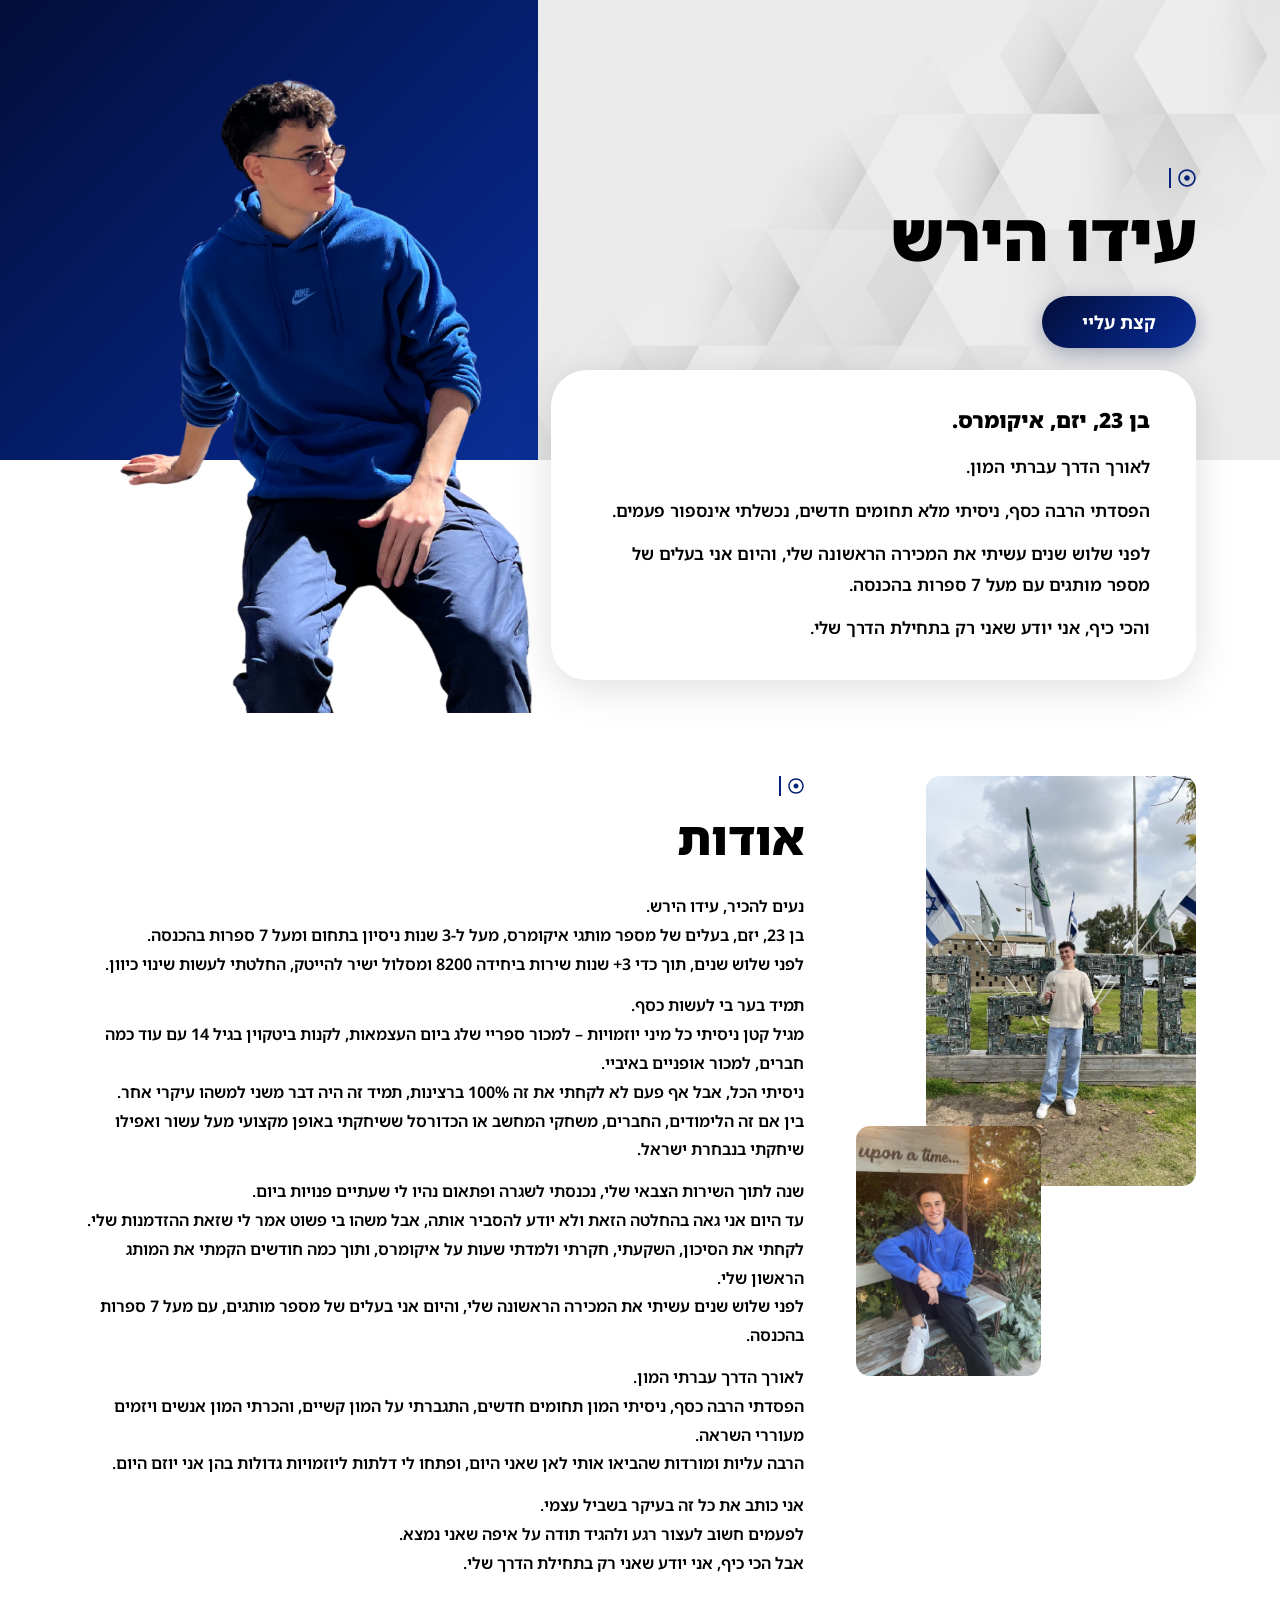
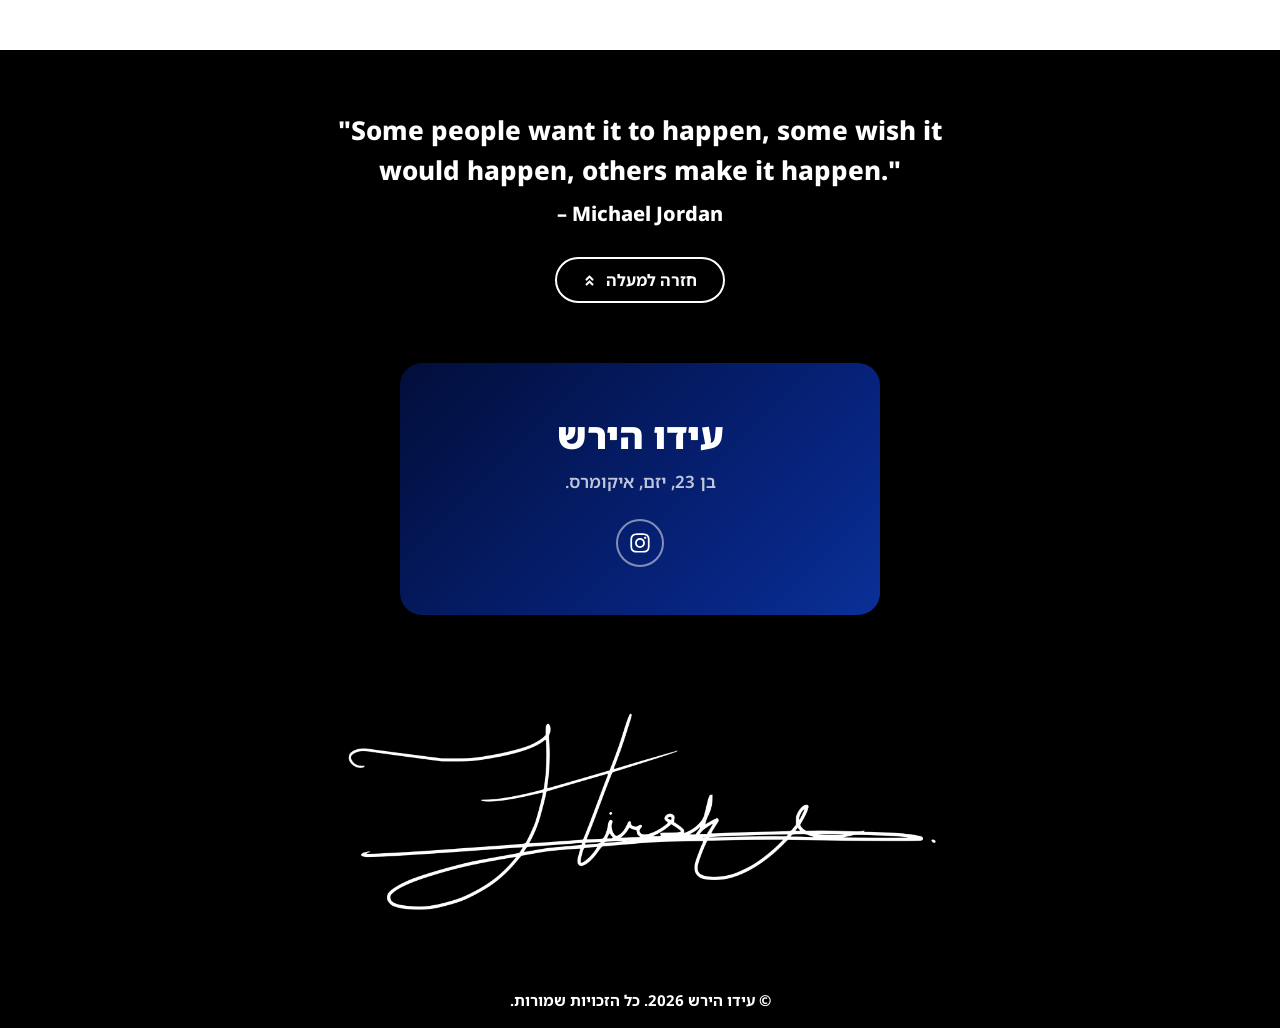
<file: index.html>
<!DOCTYPE html>
<html lang="he" dir="rtl">
<head>
  <meta charset="UTF-8" />
  <meta name="viewport" content="width=device-width, initial-scale=1.0" />
  <title>עידו הירש</title>
  <link rel="icon" type="image/png" href="assets/images/signature-favicon-white.png" />
  <link rel="stylesheet" href="assets/css/fonts.css" />
  <style>
    *, *::before, *::after { box-sizing: border-box; margin: 0; padding: 0; }

    html { scroll-behavior: smooth; }

    body {
      font-family: 'Noto Sans Hebrew', Arial, sans-serif;
      direction: rtl;
      background: #fff;
      color: #000;
      -webkit-font-smoothing: antialiased;
      overflow-x: hidden;
    }

    :root { --navy: #06227A; --navy2: #0d3db5; }

    /* ── Animated gradient ── */
    @keyframes gradientShift {
      0% { background-position: 0% 0%; }
      25% { background-position: 100% 0%; }
      50% { background-position: 100% 100%; }
      75% { background-position: 0% 100%; }
      100% { background-position: 0% 0%; }
    }

    .animated-gradient {
      background: linear-gradient(135deg, #020e3a, #06227A, #0d3db5, #1650d0, #0d3db5, #06227A, #020e3a);
      background-size: 400% 400%;
      animation: gradientShift 10s ease infinite;
    }

    /* ── Typing animation ── */
    @keyframes typingLoop {
      0% { width: 0; }
      30% { width: 100%; }
      80% { width: 100%; }
      90% { width: 0; }
      100% { width: 0; }
    }

    @keyframes blink {
      0%, 100% { border-color: transparent; }
      50% { border-color: var(--navy); }
    }

    .typewriter {
      display: inline-flex;
      align-items: center;
      gap: 7px;
    }

    .typewriter .typed-text {
      display: inline-block;
      overflow: hidden;
      white-space: nowrap;
      width: 0;
      border-left: 2px solid var(--navy);
      animation: typingLoop 6s steps(20) infinite, blink 0.7s step-end infinite;
    }

    .typewriter-about .typed-text {
      animation: typingLoop 5s steps(12) infinite, blink 0.7s step-end infinite;
    }

    /* ── Dot pulse ── */
    @keyframes dotPulse {
      0%, 100% { opacity: 1; transform: scale(1); }
      50% { opacity: 0.6; transform: scale(1.15); }
    }

    /* ── Dot-circle SVG icon (FA far-dot-circle) ── */
    .dot-icon svg { display: block; }

    .hero-subtitle .dot-icon svg,
    .section-label .dot-icon svg {
      animation: dotPulse 2.5s ease-in-out infinite;
    }

    /* ── Buttons ── */
    .btn-navy {
      display: inline-block;
      color: #fff;
      border-radius: 50px;
      padding: 14px 40px;
      font-weight: 700;
      font-size: 18px;
      font-family: 'Noto Sans Hebrew', Arial, sans-serif;
      text-decoration: none;
      border: none;
      white-space: nowrap;
      margin-bottom: 22px;
      box-shadow: 0 6px 20px rgba(3,18,74,0.3);
    }

    .btn-outline-white {
      display: inline-flex;
      align-items: center;
      gap: 10px;
      border: 2px solid #fff;
      color: #fff;
      border-radius: 50px;
      padding: 10px 26px;
      font-family: 'Noto Sans Hebrew', Arial, sans-serif;
      font-weight: 700;
      font-size: 16px;
      background: transparent;
      text-decoration: none;
      white-space: nowrap;
      direction: ltr; /* keep arrows on left, text on right */
    }

    .social-circle {
      display: inline-flex;
      align-items: center;
      justify-content: center;
      width: 48px; height: 48px;
      border-radius: 50%;
      border: 2px solid rgba(255,255,255,0.5);
      color: #fff;
      text-decoration: none;
    }

    .card-shadow { box-shadow: 0 8px 40px rgba(0,0,0,0.13); }

    .bio-text p { margin-bottom: 13px; line-height: 1.8; }
    .bio-text p:last-child { margin-bottom: 0; }

    /* ════════════════════════════════
       HERO
    ════════════════════════════════ */
    .hero {
      position: relative;
      display: flex;
      height: 460px;
      overflow: visible;
      z-index: 1;
    }

    /* 1st child (RTL flex → visual RIGHT): hex + text */
    .hero-text {
      flex: 1;
      background-color: #e8eaf2;
      background-image: url('assets/images/bg-5.jpg');
      background-size: cover;
      background-position: center right;
      display: flex;
      align-items: flex-end;           /* push content toward the bottom */
      justify-content: flex-start;     /* RTL: flex-start = visual RIGHT */
      padding: 0;
    }

    .hero-text-inner {
      max-width: 440px;
      width: 100%;
      text-align: right;
    }

    /* Overlay aligned to the same 1200px container as the bio card */
    .hero-overlay {
      position: absolute;
      top: 0;
      left: 0;
      right: 0;
      bottom: 0;
      max-width: 1200px;
      margin: 0 auto;
      padding: 0 44px 90px 44px;
      display: flex;
      align-items: flex-end;
      justify-content: flex-start; /* RTL → visual right */
      direction: rtl;
      pointer-events: none;
      z-index: 5;
    }
    .hero-overlay .hero-text-inner { pointer-events: auto; }

    /* subtitle: icon on RIGHT (first in DOM), text on LEFT */
    .hero-subtitle {
      display: inline-flex;
      align-items: center;
      gap: 7px;
      margin-bottom: 12px;
      color: var(--navy);
      font-size: 15px;
      font-weight: 600;
      direction: rtl;
    }

    .hero-text-inner h1 {
      font-size: 67px;
      font-weight: 900;
      color: #000;
      line-height: 1.05;
      margin-bottom: 26px;
      letter-spacing: -0.5px;
    }

    /* 2nd child (RTL flex → visual LEFT): navy + photo */
    .hero-photo {
      width: 42%;
      background: linear-gradient(135deg, #020e3a, #06227A, #0d3db5, #1650d0, #0d3db5, #06227A, #020e3a);
      background-size: 400% 400%;
      animation: gradientShift 10s ease infinite;
      position: relative;
      overflow: visible;
      flex-shrink: 0;
      z-index: 999999999;
    }

    .hero-photo img {
      position: absolute;
      top: 60px;
      right: -28px;
      height: 142%;
      width: auto;
      object-fit: contain;
      object-position: bottom center;
    }

    /* ════════════════════════════════
       BIO CARD
       LTR: spacer(LEFT) + card(RIGHT)
       No z-index on section — only on card
    ════════════════════════════════ */
    .bio-section {
      position: relative;
      margin-top: -90px;
      padding-bottom: 52px;
      background: transparent;
    }

    .bio-section-inner {
      max-width: 1200px;
      margin: 0 auto;
      padding: 0 44px;
      display: flex;
      direction: ltr;
    }

    .bio-spacer {
      width: 42%;
      flex-shrink: 0;
      background: transparent;
    }

    .bio-card {
      flex: 1;
      background: #fff;
      border-radius: 36px;
      padding: 36px 46px;
      direction: rtl;
      text-align: right;
      position: relative;
      z-index: 10; /* above hero photo */
    }

    .bio-card h2 {
      font-size: 21px;
      font-weight: 900;
      margin-bottom: 18px;
    }

    /* ════════════════════════════════
       ABOUT
       RTL flex: 1st child = RIGHT (photos), 2nd = LEFT (text)
    ════════════════════════════════ */
    .about-section {
      background: #fff;
      padding: 44px 0 72px;
    }

    .about-inner {
      max-width: 1200px;
      margin: 0 auto;
      padding: 0 44px;
      display: flex;
      gap: 52px;
      align-items: flex-start;
    }

    /* 1st child → RIGHT: collage photos */
    .about-photos {
      width: 340px;
      height: 600px;
      flex-shrink: 0;
      position: relative;
    }

    .about-photos img {
      position: absolute;
      border-radius: 14px;
      object-fit: cover;
    }

    /* Large photo — upper-right of collage */
    .about-photos img.large {
      top: 0;
      right: 0;
      width: 270px;
      height: 410px;
      object-position: top center;
      z-index: 1;
    }

    /* Small photo — lower-left, overlapping */
    .about-photos img.small {
      bottom: 0;
      left: 0;
      width: 185px;
      height: 250px;
      z-index: 2;
    }

    /* 2nd child → LEFT: text */
    .about-text {
      flex: 1;
      text-align: right;
      direction: rtl;
    }

    /* label: icon on RIGHT (first in DOM), text second */
    .section-label {
      display: inline-flex;
      align-items: center;
      gap: 7px;
      margin-bottom: 10px;
      color: var(--navy);
      font-size: 15px;
      font-weight: 600;
      direction: rtl;
    }

    .about-text h2 {
      font-size: 46px;
      font-weight: 900;
      margin-bottom: 24px;
      display: block;
    }

    .about-text .bio-text {
      font-size: 16px;
      font-weight: 600;
      line-height: 1.8;
    }

    /* ════════════════════════════════
       DARK BOTTOM WRAPPER
    ════════════════════════════════ */
    .dark-bottom {
      background: #000;
    }

    /* ════════════════════════════════
       DARK CTA
    ════════════════════════════════ */
    .cta-section {
      background: transparent;
      padding: 60px 60px;
    }

    .cta-inner {
      max-width: 860px;
      margin: 0 auto;
      display: flex;
      flex-direction: column;
      align-items: center;
      justify-content: center;
      gap: 28px;
    }

    .cta-quote {
      color: #fff;
      font-size: 26px;
      font-weight: 800;
      line-height: 1.55;
      font-family: 'Noto Sans Hebrew', Arial, sans-serif;
      max-width: 640px;
      text-align: center;
    }

    .cta-quote .quote-attr {
      display: block;
      font-size: 20px;
      font-weight: 800;
      margin-top: 8px;
    }

    /* ════════════════════════════════
       FOOTER CARD
    ════════════════════════════════ */
    .footer-card-section {
      background: transparent;
      padding: 0 40px 56px;
    }

    .footer-card {
      max-width: 480px;
      margin: 0 auto;
      background: linear-gradient(135deg, #020e3a, #06227A, #0d3db5, #1650d0, #0d3db5, #06227A, #020e3a);
      background-size: 400% 400%;
      animation: gradientShift 10s ease infinite;
      border-radius: 22px;
      padding: 48px 40px;
      text-align: center;
    }

    .footer-card h2 { font-size: 36px; font-weight: 900; color: #fff; margin-bottom: 10px; }
    .footer-card p  { font-size: 17px; font-weight: 600; color: rgba(255,255,255,0.75); margin-bottom: 26px; }

    /* ════════════════════════════════
       SIGNATURE
    ════════════════════════════════ */
    .signature-section {
      background: transparent;
      padding: 30px 40px 28px;
      text-align: center;
    }

    .signature-section img {
      max-width: 640px;
      width: 82%;
    }

    /* ════════════════════════════════
       COPYRIGHT
    ════════════════════════════════ */
    footer {
      background: transparent;
      padding: 18px 40px;
      text-align: center;
    }

    footer p {
      font-size: 15px;
      font-weight: 700;
      color: #fff;
    }

    /* ════════════════════════════════
       MOBILE  ≤ 768px
    ════════════════════════════════ */
    @media (max-width: 768px) {

      /* Hero */
      .hero {
        height: 400px;
        overflow: hidden;
      }

      .hero-text {
        flex: 1;
        padding: 0;
        align-items: flex-end;
        background-position: center;
      }

      .hero-overlay {
        padding: 0 18px 28px;
        align-items: flex-start;
        padding-top: 72px;
      }

      .hero-text-inner h1 { font-size: 48px !important; margin-bottom: 16px; }
      .hero-subtitle { font-size: 13px; margin-bottom: 8px; }
      .btn-navy { padding: 10px 24px; font-size: 14px; margin-bottom: 6px; }

      .hero-photo {
        width: 44%;
        overflow: visible;
        z-index: 999999999 !important;
      }

      .hero-photo img {
        right: -75px;
        top: 20px;
        bottom: auto;
        height: 140%;
      }

      /* Bio card */
      .bio-section { margin-top: 0; padding-bottom: 24px; }
      .bio-section-inner { flex-direction: column; padding: 0 18px; }
      .bio-spacer { display: none; }
      .bio-card {
        border-radius: 22px;
        padding: 22px 20px;
        margin-top: -20px;
        position: relative;
        z-index: 10;
      }
      .bio-card h2 { font-size: 17px; margin-bottom: 12px; }
      .bio-card .bio-text { font-size: 14px !important; }

      /* About */
      .about-section { padding: 20px 0 40px; }
      .about-inner {
        flex-direction: column;
        padding: 0 18px;
        gap: 24px;
      }

      .about-photos {
        width: 100%;
        height: auto;
        order: 2;
        display: flex;
        flex-direction: column;
        gap: 0;
      }

      .about-photos img.large {
        position: relative;
        top: auto; right: auto;
        width: 100%;
        height: 440px;
        border-radius: 14px;
        object-position: top center;
      }

      .about-photos img.small { display: none; }

      .about-text { order: 1; }
      .about-text h2 { font-size: 30px; }
      .about-text .bio-text { font-size: 14px; line-height: 1.75; }
      .section-label { font-size: 13px; }

      /* CTA */
      .cta-section { padding: 40px 22px; }
      .cta-inner { gap: 20px; }
      .cta-quote { font-size: 19px; font-weight: 800; }
      .cta-quote .quote-attr { font-size: 17px; }

      /* Footer */
      .cta-section { padding-bottom: 36px; }
      .footer-card-section { padding: 0 22px 24px; }
      .footer-card { padding: 30px 22px; }
      .footer-card h2 { font-size: 26px; }
      .footer-card p { font-size: 15px; margin-bottom: 20px; }

      .signature-section { padding: 10px 16px 8px; }
      .signature-section img { width: 84%; max-width: none; }

      footer { padding: 10px 20px 18px; }
      footer p { font-size: 13px; }
    }

    @media (max-width: 480px) {
      .hero { height: 250px; }
      .hero-text-inner h1 { font-size: 32px !important; }
    }
  </style>
</head>
<body>

<!-- ══════════════════════════════════
     HERO
     RTL flex: 1st (RIGHT) = hex+text, 2nd (LEFT) = navy+photo
══════════════════════════════════ -->
<section class="hero">

  <!-- 1st → RIGHT: hex background -->
  <div class="hero-text"></div>

  <!-- 2nd → LEFT: navy + photo -->
  <div class="hero-photo">
    <img src="assets/images/hero-photo.png" alt="עידו הירש" />
  </div>

  <!-- Overlay text — aligned to 1200px container so it lines up with bio card -->
  <div class="hero-overlay">
    <div class="hero-text-inner">
      <div class="hero-subtitle typewriter">
        <span class="dot-icon">
          <svg viewBox="0 0 512 512" xmlns="http://www.w3.org/2000/svg" width="18" height="18" fill="var(--navy)">
            <path d="M256 56c110.532 0 200 89.451 200 200 0 110.532-89.451 200-200 200-110.532 0-200-89.451-200-200 0-110.532 89.451-200 200-200m0-48C119.033 8 8 119.033 8 256s111.033 248 248 248 248-111.033 248-248S392.967 8 256 8zm0 168c-44.183 0-80 35.817-80 80s35.817 80 80 80 80-35.817 80-80-35.817-80-80-80z"/>
          </svg>
        </span>
        <span class="typed-text">נעים להכיר</span>
      </div>
      <h1>עידו הירש</h1>
      <a href="#about" class="btn-navy animated-gradient">קצת עליי</a>
    </div>
  </div>

</section>

<!-- ══════════════════════════════════
     BIO CARD
══════════════════════════════════ -->
<section class="bio-section">
  <div class="bio-section-inner">
    <div class="bio-spacer"></div>
    <div class="bio-card card-shadow">
      <h2>בן 23, יזם, איקומרס.</h2>
      <div class="bio-text" style="font-size:17px; font-weight:600;">
        <p>לאורך הדרך עברתי המון.</p>
        <p>הפסדתי הרבה כסף, ניסיתי מלא תחומים חדשים, נכשלתי אינספור פעמים.</p>
        <p>לפני שלוש שנים עשיתי את המכירה הראשונה שלי, והיום אני בעלים של מספר מותגים עם מעל 7 ספרות בהכנסה.</p>
        <p>והכי כיף, אני יודע שאני רק בתחילת הדרך שלי.</p>
      </div>
    </div>
  </div>
</section>

<!-- ══════════════════════════════════
     ABOUT
     RTL flex: 1st (RIGHT) = photos, 2nd (LEFT) = text
══════════════════════════════════ -->
<section id="about" class="about-section">
  <div class="about-inner">

    <!-- 1st → RIGHT: collage photos -->
    <div class="about-photos">
      <img src="assets/images/photo-flags.jpg" alt="עידו הירש" class="large" />
      <img src="assets/images/photo-bench.jpg" alt="עידו הירש" class="small" />
    </div>

    <!-- 2nd → LEFT: text -->
    <div class="about-text">
      <!-- Label: icon FIRST (rightmost in RTL), text second -->
      <div class="section-label typewriter typewriter-about">
        <span class="dot-icon">
          <svg viewBox="0 0 512 512" xmlns="http://www.w3.org/2000/svg" width="16" height="16" fill="var(--navy)">
            <path d="M256 56c110.532 0 200 89.451 200 200 0 110.532-89.451 200-200 200-110.532 0-200-89.451-200-200 0-110.532 89.451-200 200-200m0-48C119.033 8 8 119.033 8 256s111.033 248 248 248 248-111.033 248-248S392.967 8 256 8zm0 168c-44.183 0-80 35.817-80 80s35.817 80 80 80 80-35.817 80-80-35.817-80-80-80z"/>
          </svg>
        </span>
        <span class="typed-text">קצת עליי</span>
      </div>
      <h2>אודות</h2>
      <div class="bio-text">
        <p>נעים להכיר, עידו הירש.<br>בן 23, יזם, בעלים של מספר מותגי איקומרס, מעל ל-3 שנות ניסיון בתחום ומעל 7 ספרות בהכנסה.<br>לפני שלוש שנים, תוך כדי 3+ שנות שירות ביחידה 8200 ומסלול ישיר להייטק, החלטתי לעשות שינוי כיוון.</p>
        <p>תמיד בער בי לעשות כסף.<br>מגיל קטן ניסיתי כל מיני יוזמויות – למכור ספריי שלג ביום העצמאות, לקנות ביטקוין בגיל 14 עם עוד כמה חברים, למכור אופניים באיביי.<br>ניסיתי הכל, אבל אף פעם לא לקחתי את זה 100% ברצינות, תמיד זה היה דבר משני למשהו עיקרי אחר.<br>בין אם זה הלימודים, החברים, משחקי המחשב או הכדורסל ששיחקתי באופן מקצועי מעל עשור ואפילו שיחקתי בנבחרת ישראל.</p>
        <p>שנה לתוך השירות הצבאי שלי, נכנסתי לשגרה ופתאום נהיו לי שעתיים פנויות ביום.<br>עד היום אני גאה בהחלטה הזאת ולא יודע להסביר אותה, אבל משהו בי פשוט אמר לי שזאת ההזדמנות שלי.<br>לקחתי את הסיכון, השקעתי, חקרתי ולמדתי שעות על איקומרס, ותוך כמה חודשים הקמתי את המותג הראשון שלי.<br>לפני שלוש שנים עשיתי את המכירה הראשונה שלי, והיום אני בעלים של מספר מותגים, עם מעל 7 ספרות בהכנסה.</p>
        <p>לאורך הדרך עברתי המון.<br>הפסדתי הרבה כסף, ניסיתי המון תחומים חדשים, התגברתי על המון קשיים, והכרתי המון אנשים ויזמים מעוררי השראה.<br>הרבה עליות ומורדות שהביאו אותי לאן שאני היום, ופתחו לי דלתות ליוזמויות גדולות בהן אני יוזם היום.</p>
        <p>אני כותב את כל זה בעיקר בשביל עצמי.<br>לפעמים חשוב לעצור רגע ולהגיד תודה על איפה שאני נמצא.<br>אבל הכי כיף, אני יודע שאני רק בתחילת הדרך שלי.</p>
      </div>
    </div>

  </div>
</section>

<!-- ══════════════════════════════════
     DARK BOTTOM — single black wrapper to prevent subpixel gaps
══════════════════════════════════ -->
<div class="dark-bottom">

  <section class="cta-section">
    <div class="cta-inner">
      <blockquote class="cta-quote" dir="ltr">
        "Some people want it to happen, some wish it would happen, others make it happen."
        <span class="quote-attr">– Michael Jordan</span>
      </blockquote>
      <a href="#" class="btn-outline-white">
        <svg viewBox="0 0 320 512" xmlns="http://www.w3.org/2000/svg" width="13" height="13" fill="currentColor">
          <path d="M177 255.7l136 136c9.4 9.4 9.4 24.6 0 33.9l-22.6 22.6c-9.4 9.4-24.6 9.4-33.9 0L160 351.9l-96.4 96.4c-9.4 9.4-24.6 9.4-33.9 0L7 425.7c-9.4-9.4-9.4-24.6 0-33.9l136-136c9.4-9.5 24.6-9.5 34-.1zm-34-192L7 199.7c-9.4 9.4-9.4 24.6 0 33.9l22.6 22.6c9.4 9.4 24.6 9.4 33.9 0l96.4-96.4 96.4 96.4c9.4 9.4 24.6 9.4 33.9 0l22.6-22.6c9.4-9.4 9.4-24.6 0-33.9l-136-136c-9.2-9.4-24.4-9.4-33.8 0z"/>
        </svg>
        חזרה למעלה
      </a>
    </div>
  </section>

  <section class="footer-card-section">
    <div class="footer-card">
      <h2>עידו הירש</h2>
      <p>בן 23, יזם, איקומרס.</p>
      <a href="https://www.instagram.com/itsidohirsh" class="social-circle" target="_blank" rel="noopener" aria-label="Instagram">
        <svg viewBox="0 0 448 512" xmlns="http://www.w3.org/2000/svg" width="22" height="22" fill="white">
          <path d="M224.1 141c-63.6 0-114.9 51.3-114.9 114.9s51.3 114.9 114.9 114.9S339 319.5 339 255.9 287.7 141 224.1 141zm0 189.6c-41.1 0-74.7-33.5-74.7-74.7s33.5-74.7 74.7-74.7 74.7 33.5 74.7 74.7-33.6 74.7-74.7 74.7zm146.4-194.3c0 14.9-12 26.8-26.8 26.8-14.9 0-26.8-12-26.8-26.8s12-26.8 26.8-26.8 26.8 12 26.8 26.8zm76.1 27.2c-1.7-35.9-9.9-67.7-36.2-93.9-26.2-26.2-58-34.4-93.9-36.2-37-2.1-147.9-2.1-184.9 0-35.8 1.7-67.6 9.9-93.9 36.1s-34.4 58-36.2 93.9c-2.1 37-2.1 147.9 0 184.9 1.7 35.9 9.9 67.7 36.2 93.9s58 34.4 93.9 36.2c37 2.1 147.9 2.1 184.9 0 35.9-1.7 67.7-9.9 93.9-36.2 26.2-26.2 34.4-58 36.2-93.9 2.1-37 2.1-147.8 0-184.8zM398.8 388c-7.8 19.6-22.9 34.7-42.6 42.6-29.5 11.7-99.5 9-132.1 9s-102.7 2.6-132.1-9c-19.6-7.8-34.7-22.9-42.6-42.6-11.7-29.5-9-99.5-9-132.1s-2.6-102.7 9-132.1c7.8-19.6 22.9-34.7 42.6-42.6 29.5-11.7 99.5-9 132.1-9s102.7-2.6 132.1 9c19.6 7.8 34.7 22.9 42.6 42.6 11.7 29.5 9 99.5 9 132.1s2.7 102.7-9 132.1z"/>
        </svg>
      </a>
    </div>
  </section>

  <section class="signature-section">
    <img src="assets/images/signature.png" alt="Hirsh signature" />
  </section>

  <footer>
    <p>© עידו הירש 2026. כל הזכויות שמורות.</p>
  </footer>

</div>

</body>
</html>
</file>
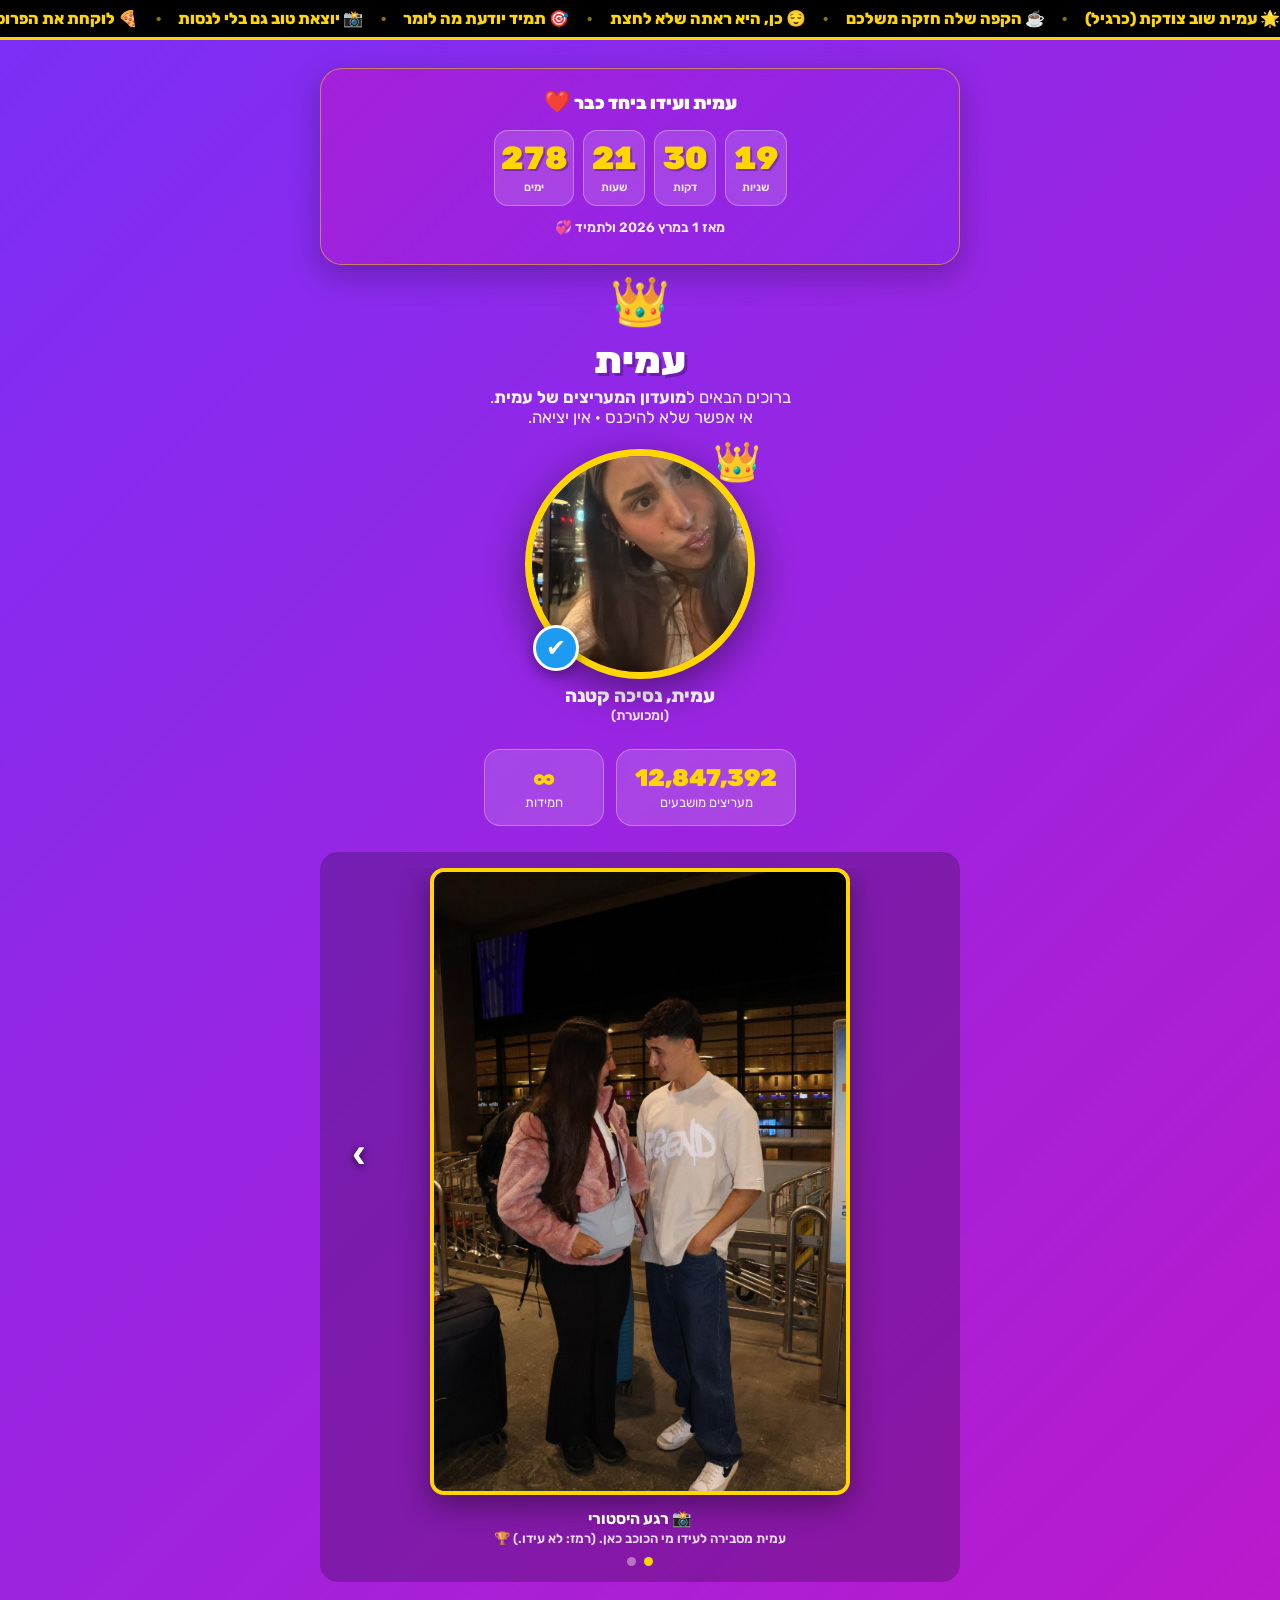
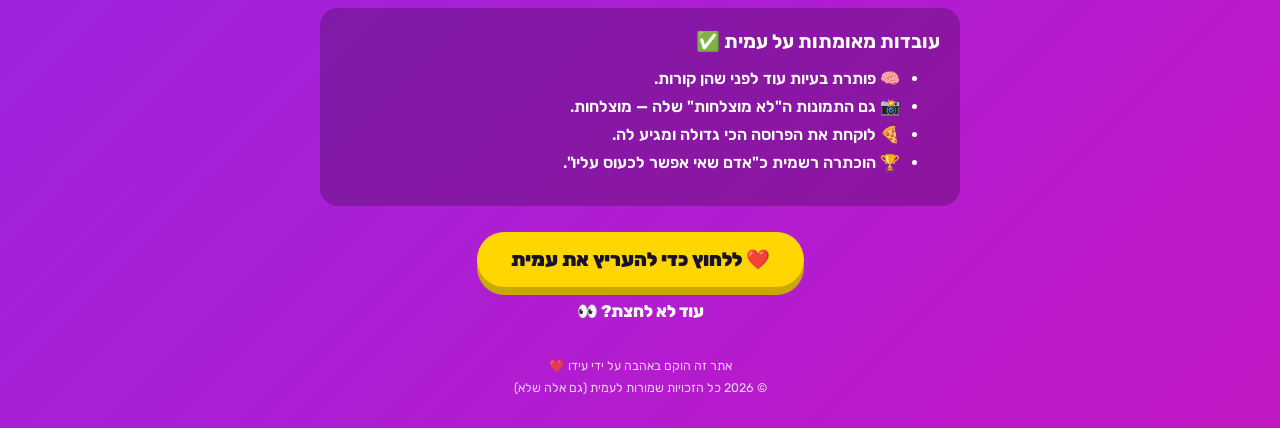
<file: amit/index.html>
<!doctype html>
<html lang="he" dir="rtl">
<head>
  <meta charset="utf-8">
  <meta name="viewport" content="width=device-width, initial-scale=1.0">
  <link rel="icon" href='data:image/svg+xml,<svg xmlns="http://www.w3.org/2000/svg" viewBox="0 0 100 100"><text y=".9em" font-size="90">🍫</text></svg>'>
  <title>עמית 👑 — מועדון המעריצים</title>
  <meta name="description" content="מועדון המעריצים (הקטן והלא-רשמי בכלל) של עמית.">
  <meta name="robots" content="noindex, nofollow">
  <meta property="og:title" content="עמית 👑 — מועדון המעריצים">
  <meta property="og:description" content="מועדון המעריצים של עמית. חבר אחד נלהב (אני).">
  <meta property="og:image" content="amit.jpg">
  <link rel="preconnect" href="https://fonts.googleapis.com">
  <link rel="preconnect" href="https://fonts.gstatic.com" crossorigin>
  <link href="https://fonts.googleapis.com/css2?family=Rubik:wght@400;600;800;900&display=swap" rel="stylesheet">
  <style>
    :root { --p:#7b2ff7; --p2:#f107a3; --gold:#ffd600; --ink:#1a1030; }
    * { box-sizing:border-box; }
    html,body { margin:0; }
    body {
      font-family:"Rubik",sans-serif; color:#fff; text-align:center;
      background: linear-gradient(135deg,#7b2ff7,#f107a3 55%,#ff8a00);
      background-size:300% 300%; animation:bgmove 14s ease infinite;
      min-height:100vh; overflow-x:hidden;
      touch-action:manipulation; /* מבטל זום בדאבל-טאפ (מקישות מהירות) — שומר גלילה/צביטה */
    }
    @keyframes bgmove { 0%{background-position:0 50%} 50%{background-position:100% 50%} 100%{background-position:0 50%} }

    .ticker { background:#000; color:var(--gold); font-weight:800; padding:9px 0; overflow:hidden; border-bottom:3px solid var(--gold); }
    .ticker__track { display:inline-flex; white-space:nowrap; will-change:transform; animation:ticker 32s linear infinite; }
    .ticker__track > span { flex:0 0 auto; }
    .ticker__track .ti { display:inline-block; unicode-bidi:isolate; font-style:normal; }
    .ticker__track .ti::after { content:"·"; margin-inline:1.1rem; color:var(--gold); opacity:.55; }
    @keyframes ticker { from{transform:translateX(0)} to{transform:translateX(50%)} }

    .wrap { max-width:680px; margin:0 auto; padding:26px 20px 16px; }
    .crown { font-size:3rem; animation:float 2.6s ease-in-out infinite; }
    @keyframes float { 0%,100%{transform:translateY(0) rotate(-6deg)} 50%{transform:translateY(-14px) rotate(6deg)} }

    h1 { font-size:2.3rem; font-weight:900; margin:.2em 0 .1em; text-shadow:3px 3px 0 rgba(0,0,0,.25); line-height:1.25; }
    .sub { font-size:1.05rem; opacity:.95; margin:0 auto 22px; max-width:460px; }

    .photo-frame { position:relative; width:230px; height:230px; margin:10px auto 6px; }
    .photo-frame img { width:100%; height:100%; object-fit:cover; border-radius:50%; border:7px solid var(--gold); box-shadow:0 12px 40px rgba(0,0,0,.45); animation:bob 4s ease-in-out infinite; transition:opacity .25s ease; }
    @keyframes bob { 0%,100%{transform:rotate(-2deg)} 50%{transform:rotate(2deg)} }
    .photo-frame .badge { position:absolute; top:-10px; inset-inline-start:-6px; font-size:2.4rem; animation:float 3.1s ease-in-out infinite; }
    .photo-frame .verified { position:absolute; bottom:8px; inset-inline-end:8px; background:#1d9bf0; color:#fff; border-radius:50%; width:46px; height:46px; display:grid; place-items:center; font-size:1.5rem; border:3px solid #fff; box-shadow:0 4px 14px rgba(0,0,0,.4); }
    .caption { font-weight:800; font-size:1.15rem; margin:6px 0 2px; }
    .caption small { display:block; font-weight:600; opacity:.85; font-size:.85rem; }

    .stats { display:flex; gap:12px; justify-content:center; flex-wrap:wrap; margin:26px 0; }
    .stat { background:rgba(255,255,255,.15); backdrop-filter:blur(4px); border:1px solid rgba(255,255,255,.3); border-radius:16px; padding:14px 18px; min-width:120px; }
    .stat b { display:block; font-size:1.5rem; font-weight:900; color:var(--gold); }
    .stat span { font-size:.82rem; opacity:.92; }

    .moment { background:rgba(0,0,0,.22); border-radius:18px; padding:16px; margin:8px 0 26px; }
    .moment img { width:100%; max-width:420px; border-radius:14px; border:4px solid var(--gold); box-shadow:0 10px 30px rgba(0,0,0,.4); }
    .moment .cap { font-weight:700; margin-top:10px; font-size:.98rem; }
    .moment .cap small { display:block; opacity:.85; font-weight:600; font-size:.82rem; margin-top:3px; }
    .carousel { position:relative; overflow:hidden; border-radius:14px; transition:height .35s ease; }
    .slides { display:flex; direction:rtl; align-items:flex-start; transition:transform .35s ease; }
    .slide { flex:0 0 100%; direction:rtl; }
    .carousel .nav { position:absolute; top:42%; transform:translateY(-50%); z-index:2; width:34px; height:48px; border:none; background:none; padding:0; color:#fff; font-size:2.6rem; font-weight:900; line-height:1; cursor:pointer; display:grid; place-items:center; direction:ltr; text-shadow:0 2px 7px rgba(0,0,0,.75); }
    .carousel .nav.prev { left:6px; animation:nudgeL 1.6s ease-in-out infinite; }
    .carousel .nav.next { right:6px; animation:nudgeR 1.6s ease-in-out infinite; }
    .carousel .nav:active { transform:translateY(-50%) scale(.85); }
    @keyframes nudgeL { 0%,100%{transform:translateY(-50%)} 50%{transform:translateY(-50%) translateX(-5px)} }
    @keyframes nudgeR { 0%,100%{transform:translateY(-50%)} 50%{transform:translateY(-50%) translateX(5px)} }
    .dots { display:flex; gap:8px; justify-content:center; margin-top:12px; }
    .dots b { width:9px; height:9px; border-radius:50%; background:rgba(255,255,255,.4); cursor:pointer; transition:background .2s; }
    .dots b.on { background:var(--gold); }
    .facts { background:rgba(0,0,0,.22); border-radius:18px; padding:18px 20px; margin:8px 0 26px; text-align:right; }
    .facts h2 { margin:.2em 0 .5em; font-size:1.2rem; }
    .facts li { margin:9px 0; font-weight:600; }

    .btn { font-family:inherit; cursor:pointer; border:none; background:var(--gold); color:var(--ink); font-weight:900; font-size:1.2rem; padding:16px 34px; border-radius:50px; box-shadow:0 8px 0 #c9a800; transition:transform .07s, box-shadow .07s; touch-action:manipulation; -webkit-tap-highlight-color:transparent; user-select:none; -webkit-user-select:none; }
    .btn:active, .btn.pressed { transform:translateY(6px); box-shadow:0 2px 0 #c9a800; }
    .count { margin-top:14px; font-weight:800; font-size:1.05rem; min-height:1.4em; }

    .foot { opacity:.8; font-size:.78rem; margin-top:30px; line-height:1.8; }
    .confetti { position:fixed; top:-20px; font-size:1.4rem; pointer-events:none; animation:fall linear forwards; z-index:50; }
    @keyframes fall { to { transform:translateY(105vh) rotate(540deg); opacity:.2; } }

    /* ספירה לאחור לפגישה → ספירה-קדימה "ביחד" */
    .cd { background:rgba(0,0,0,.24); border:1px solid rgba(255,255,255,.28); border-radius:22px; padding:18px 16px 20px; margin:2px 0 8px; backdrop-filter:blur(4px); box-shadow:0 10px 30px rgba(0,0,0,.25); }
    .cd--up { background:linear-gradient(135deg,rgba(241,7,163,.30),rgba(123,47,247,.30)); border-color:rgba(255,214,0,.5); }
    .cd__title { font-weight:900; font-size:1.12rem; line-height:1.35; margin-bottom:14px; }
    .cd__title .em { font-size:1.35rem; }
    .cd__units { display:flex; gap:9px; justify-content:center; direction:ltr; }
    .cd__unit { background:rgba(255,255,255,.14); border:1px solid rgba(255,255,255,.32); border-radius:14px; padding:11px 6px; min-width:62px; }
    .cd__num { font-size:2rem; font-weight:900; color:var(--gold); line-height:1; font-variant-numeric:tabular-nums; text-shadow:2px 2px 0 rgba(0,0,0,.25); }
    .cd__lbl { font-size:.7rem; opacity:.9; margin-top:7px; font-weight:600; }
    .cd__sub { margin-top:13px; font-size:.85rem; opacity:.93; font-weight:600; }
    .cd__note { margin-top:9px; font-size:.66rem; line-height:1.55; font-weight:500; color:rgba(255,255,255,.42); }
    .cd__note b { color:rgba(255,255,255,.62); font-weight:700; }
    @media (max-width:380px){ .cd__unit{ min-width:54px; } .cd__num{ font-size:1.7rem; } }
  </style>
</head>
<body>
  <div class="ticker"><div class="ticker__track">
    <span><i class="ti">🌟 עמית שוב צודקת (כרגיל)</i><i class="ti">☕ הקפה שלה חזקה משלכם</i><i class="ti">😌 כן, היא ראתה שלא לחצת</i><i class="ti">🎯 תמיד יודעת מה לומר</i><i class="ti">📸 יוצאת טוב גם בלי לנסות</i><i class="ti">🍕 לוקחת את הפרוסה הכי גדולה (ובצדק)</i><i class="ti">⭐ דירוג 5 כוכבים, אין כוכב שישי</i><i class="ti">👑 ועוד לא אמרנו כלום</i></span>
    <span aria-hidden="true"><i class="ti">🌟 עמית שוב צודקת (כרגיל)</i><i class="ti">☕ הקפה שלה חזקה משלכם</i><i class="ti">😌 כן, היא ראתה שלא לחצת</i><i class="ti">🎯 תמיד יודעת מה לומר</i><i class="ti">📸 יוצאת טוב גם בלי לנסות</i><i class="ti">🍕 לוקחת את הפרוסה הכי גדולה (ובצדק)</i><i class="ti">⭐ דירוג 5 כוכבים, אין כוכב שישי</i><i class="ti">👑 ועוד לא אמרנו כלום</i></span>
  </div></div>

  <div class="wrap">
    <section class="cd" id="cd">
      <div class="cd__title" id="cdTitle"></div>
      <div class="cd__units" id="cdUnits"></div>
      <div class="cd__sub" id="cdSub"></div>
      <div class="cd__note" id="cdNote"></div>
    </section>

    <div class="crown">👑</div>
    <h1>עמית</h1>
    <p class="sub">ברוכים הבאים ל<b>מועדון המעריצים של עמית</b>.<br>אי אפשר שלא להיכנס · אין יציאה.</p>

    <div class="photo-frame">
      <span class="badge">👑</span>
      <img src="amit.jpg" alt="עמית 👑">
      <div class="verified" title="מאומת">✔</div>
    </div>
    <div class="caption">עמית, נסיכה קטנה <small>(ומכוערת)</small></div>

    <div class="stats">
      <div class="stat"><b id="fans">12,847,392</b><span>מעריצים מושבעים</span></div>
      <div class="stat"><b>∞</b><span>חמידות</span></div>
    </div>

    <div class="moment">
      <div class="carousel">
        <div class="slides" id="slides">
          <div class="slide">
            <img src="moment1.jpg" alt="רגע היסטורי עם עמית">
            <div class="cap">📸 רגע היסטורי
              <small>עמית מסבירה לעידו מי הכוכב כאן. (רמז: לא עידו.) 🏆</small>
            </div>
          </div>
          <div class="slide">
            <img src="moment2.jpg" alt="עמית ועידו בשדה התעופה">
            <div class="cap">המשך יבוא<br>✈️ ❤️</div>
          </div>
        </div>
        <button class="nav prev" aria-label="הקודם">‹</button>
        <button class="nav next" aria-label="הבא">›</button>
      </div>
      <div class="dots" id="dots"></div>
    </div>

    <div class="facts">
      <h2>עובדות מאומתות על עמית ✅</h2>
      <ul>
        <li>🧠 פותרת בעיות עוד לפני שהן קורות.</li>
        <li>📸 גם התמונות ה"לא מוצלחות" שלה — מוצלחות.</li>
        <li>🍕 לוקחת את הפרוסה הכי גדולה ומגיע לה.</li>
        <li>🏆 הוכתרה רשמית כ"אדם שאי אפשר לכעוס עליו".</li>
      </ul>
    </div>

    <button class="btn" id="loveBtn">❤️ ללחוץ כדי להעריץ את עמית</button>
    <div class="count" id="countLine"></div>

    <p class="foot">
      אתר זה הוקם באהבה על ידי עידו ❤️<br>
      © 2026 כל הזכויות שמורות לעמית (גם אלה שלא)
    </p>
  </div>

  <script>
    // מונה הערצות (נשמר בדפדפן)
    var KEY = 'amit_love';
    var n = parseInt(localStorage.getItem(KEY) || '0', 10);
    var line = document.getElementById('countLine');
    var fans = document.getElementById('fans');
    var quips = [
      'עמית מרגישה את האהבה ❤️',
      'עוד אחד! עמית מחייכת 😌',
      'אתה מעריץ מספר ' ,
      'עמית: "תודה, חמוד" 👑',
      'נרשם בהצלחה 🏅',
      'עמית ראתה את זה. כל הכבוד 👀',
      'הלב של עמית גדל בקצת ❤️',
      'עוד לחיצה, עוד חיוך 😄',
      'אתה עכשיו רשמית מעריץ מאומת ✅',
      'עמית: "ידעתי שתחזור" 😏',
      'הלחיצה הזו עשתה לעמית את היום ☀️',
      'מתועד. עמית גאה 📸',
      'איכות מעריץ: מעולה ⭐',
      'עמית שולחת לך אנרגיות טובות ✨',
      'קליק מושלם. בדיוק כמו עמית 💛',
      'אלוף. עמית מצדיעה 🫡',
      'עוד נקודה במועדון המעריצים 🎟️'
    ];
    function paint() {
      line.textContent = 'עוד לא לחצת? 👀';
    }
    paint();

    // ⏳ ספירה לאחור לפגישה של עמית ועידו → ❤️ ספירה-קדימה "ביחד" לתמיד
    (function(){
      // חצות בלילה שבין 28 ל-29 ביוני 2026, בשעון פרו (לימה, UTC-5)
      var meetAt = new Date('2026-06-29T00:00:00-05:00').getTime();
      // עמית ועידו ביחד מאז 1 במרץ 2026 (שעון פרו)
      var sinceAt = new Date('2026-03-01T00:00:00-05:00').getTime();
      var cd = document.getElementById('cd');
      var cdTitle = document.getElementById('cdTitle');
      var cdUnits = document.getElementById('cdUnits');
      var cdSub = document.getElementById('cdSub');
      var cdNote = document.getElementById('cdNote');
      var phase = '', firstRun = true;
      var forceUp = /[?&]up\b/.test(location.search); // תצוגה מקדימה מקומית בלבד: ?up מדמה את שלב ה"ביחד"
      function pad(x){ return (x < 10 ? '0' : '') + x; }
      function unit(num, lbl){
        return '<div class="cd__unit"><div class="cd__num">' + num + '</div><div class="cd__lbl">' + lbl + '</div></div>';
      }
      function tick(){
        var now = Date.now();
        if (now < meetAt && !forceUp) {
          if (phase !== 'down') {
            phase = 'down';
            cd.classList.remove('cd--up');
            cdTitle.innerHTML = 'עמית ועידו נפגשים בעוד <span class="em">💞</span>';
            cdSub.textContent = 'הספירה לאיחוד הגדול 🤍';
            cdNote.textContent = 'נפגשים: חצות שבין 28 ל-29.6, שעון לימה 🇵🇪';
          }
          var s = Math.floor((meetAt - now) / 1000);
          var h = Math.floor(s / 3600), m = Math.floor((s % 3600) / 60), sec = s % 60;
          cdUnits.innerHTML = unit(pad(h), 'שעות') + unit(pad(m), 'דקות') + unit(pad(sec), 'שניות');
        } else {
          if (phase !== 'up') {
            phase = 'up';
            cd.classList.add('cd--up');
            cdTitle.innerHTML = 'עמית ועידו ביחד כבר <span class="em">❤️</span>';
            cdSub.textContent = 'מאז 1 במרץ 2026 ולתמיד 💞';
            cdNote.textContent = '';
            if (!firstRun) confettiBurst();
          }
          var s2 = Math.floor((now - sinceAt) / 1000);
          var d = Math.floor(s2 / 86400);
          var h2 = Math.floor((s2 % 86400) / 3600), m2 = Math.floor((s2 % 3600) / 60), sec2 = s2 % 60;
          cdUnits.innerHTML = unit(d, 'ימים') + unit(pad(h2), 'שעות') + unit(pad(m2), 'דקות') + unit(pad(sec2), 'שניות');
        }
        firstRun = false;
      }
      tick();
      setInterval(tick, 1000);
    })();

    function confettiBurst() {
      var emojis = ['👑','❤️','✨','🎉','💜','🏆','😂'];
      for (var i=0;i<18;i++){
        var c = document.createElement('div');
        c.className = 'confetti';
        c.textContent = emojis[i % emojis.length];
        c.style.left = Math.floor(Math.random()*100) + 'vw';
        c.style.animationDuration = (1.6 + Math.random()*1.8) + 's';
        document.body.appendChild(c);
        (function(el){ setTimeout(function(){ el.remove(); }, 3600); })(c);
      }
    }

    document.getElementById('loveBtn').addEventListener('click', function () {
      n++;
      localStorage.setItem(KEY, String(n));
      paint();
      confettiBurst();
      // מספר ה"מעריצים" קופץ בכל לחיצה
      var base = 12847392 + n * 7;
      fans.textContent = base.toLocaleString('en-US');
      var q = quips[Math.floor(Math.random()*quips.length)];
      if (q.endsWith('מספר ')) q += (1000000 + n);
      line.textContent = '🎉 ' + q;
    });

    // אפקט "לחיצה" שעובד גם במובייל (לא רק :active בדסקטופ)
    var loveBtn = document.getElementById('loveBtn');
    loveBtn.addEventListener('pointerdown', function(){ loveBtn.classList.add('pressed'); });
    ['pointerup','pointerleave','pointercancel'].forEach(function(ev){
      loveBtn.addEventListener(ev, function(){ loveBtn.classList.remove('pressed'); });
    });

    // תמונת פרופיל מתחלפת כל 2 שניות
    var profileImgs = ['amit.jpg','amit3.jpg','amit4.jpg','amit5.jpg'];
    profileImgs.forEach(function(s){ var im = new Image(); im.src = s; });
    var pImg = document.querySelector('.photo-frame img');
    var pi = 0;
    setInterval(function(){
      pi = (pi + 1) % profileImgs.length;
      pImg.style.opacity = '0';
      setTimeout(function(){ pImg.src = profileImgs[pi]; pImg.style.opacity = '1'; }, 220);
    }, 2000);

    // קרוסלת "רגע היסטורי"
    (function(){
      var slides = document.getElementById('slides');
      var carousel = slides.parentElement;
      var slideEls = slides.children;
      var dotsWrap = document.getElementById('dots');
      var total = slideEls.length;
      var idx = 0;
      for (var d = 0; d < total; d++){
        var dot = document.createElement('b');
        (function(i){ dot.addEventListener('click', function(){ go(i); }); })(d);
        dotsWrap.appendChild(dot);
      }
      function setHeight(){ carousel.style.height = slideEls[idx].offsetHeight + 'px'; }
      var leftBtn = document.querySelector('.nav.prev');   // פיזית משמאל (‹) — קדימה לתמונה הבאה
      var rightBtn = document.querySelector('.nav.next');  // פיזית מימין (›) — אחורה לתמונה הקודמת
      function updateArrows(){
        leftBtn.style.visibility  = (idx >= total - 1) ? 'hidden' : 'visible';
        rightBtn.style.visibility = (idx <= 0) ? 'hidden' : 'visible';
      }
      function go(i){
        idx = Math.max(0, Math.min(total - 1, i));   // ללא לופ — נעצר בקצוות
        slides.style.transform = 'translateX(' + (idx * 100) + '%)';
        var dots = dotsWrap.children;
        for (var k = 0; k < dots.length; k++) dots[k].className = (k === idx ? 'on' : '');
        updateArrows();
        setHeight();
      }
      leftBtn.addEventListener('click', function(){ go(idx + 1); });
      rightBtn.addEventListener('click', function(){ go(idx - 1); });
      // החלקה במובייל (swipe)
      var startX = null, startY = null;
      carousel.addEventListener('touchstart', function(e){ startX = e.touches[0].clientX; startY = e.touches[0].clientY; }, { passive:true });
      carousel.addEventListener('touchend', function(e){
        if (startX === null) return;
        var dx = e.changedTouches[0].clientX - startX;
        var dy = e.changedTouches[0].clientY - startY;
        // רק החלקה אופקית מכוונת (סף גבוה + ברור שאופקי > אנכי) — כדי שגלילה אנכית לא תחליף תמונה
        if (Math.abs(dx) > 50 && Math.abs(dx) > Math.abs(dy) * 1.2) { go(dx < 0 ? idx - 1 : idx + 1); }
        startX = null; startY = null;
      }, { passive:true });
      slides.querySelectorAll('img').forEach(function(im){
        if (im.complete) setHeight(); else im.addEventListener('load', setHeight);
      });
      window.addEventListener('resize', setHeight);
      go(0);
    })();
  </script>
</body>
</html>
</file>
<file: assets/css/fonts.css>
/* cyrillic-ext */
@font-face {
  font-family: 'Noto Sans Hebrew';
  font-style: normal;
  font-weight: 100;
  font-stretch: 100%;
  src: url(../fonts/notosanshebrew-or30q7v33eidlja1iufxttvf7v6rveedhqlk0llgxcyaepiztnzeng.woff2) format('woff2');
  unicode-range: U+0460-052F, U+1C80-1C8A, U+20B4, U+2DE0-2DFF, U+A640-A69F, U+FE2E-FE2F;
}
/* greek-ext */
@font-face {
  font-family: 'Noto Sans Hebrew';
  font-style: normal;
  font-weight: 100;
  font-stretch: 100%;
  src: url(../fonts/notosanshebrew-or30q7v33eidlja1iufxttvf7v6rveedhqlk0llgxcyaepiytnzeng.woff2) format('woff2');
  unicode-range: U+1F00-1FFF;
}
/* hebrew */
@font-face {
  font-family: 'Noto Sans Hebrew';
  font-style: normal;
  font-weight: 100;
  font-stretch: 100%;
  src: url(../fonts/notosanshebrew-or30q7v33eidlja1iufxttvf7v6rveedhqlk0llgxcyaepiwtnzeng.woff2) format('woff2');
  unicode-range: U+0307-0308, U+0590-05FF, U+200C-2010, U+20AA, U+25CC, U+FB1D-FB4F;
}
/* latin-ext */
@font-face {
  font-family: 'Noto Sans Hebrew';
  font-style: normal;
  font-weight: 100;
  font-stretch: 100%;
  src: url(../fonts/notosanshebrew-or30q7v33eidlja1iufxttvf7v6rveedhqlk0llgxcyaepiatnzeng.woff2) format('woff2');
  unicode-range: U+0100-02BA, U+02BD-02C5, U+02C7-02CC, U+02CE-02D7, U+02DD-02FF, U+0304, U+0308, U+0329, U+1D00-1DBF, U+1E00-1E9F, U+1EF2-1EFF, U+2020, U+20A0-20AB, U+20AD-20C0, U+2113, U+2C60-2C7F, U+A720-A7FF;
}
/* latin */
@font-face {
  font-family: 'Noto Sans Hebrew';
  font-style: normal;
  font-weight: 100;
  font-stretch: 100%;
  src: url(../fonts/notosanshebrew-or30q7v33eidlja1iufxttvf7v6rveedhqlk0llgxcyaepiutnw.woff2) format('woff2');
  unicode-range: U+0000-00FF, U+0131, U+0152-0153, U+02BB-02BC, U+02C6, U+02DA, U+02DC, U+0304, U+0308, U+0329, U+2000-206F, U+20AC, U+2122, U+2191, U+2193, U+2212, U+2215, U+FEFF, U+FFFD;
}
/* cyrillic-ext */
@font-face {
  font-family: 'Noto Sans Hebrew';
  font-style: normal;
  font-weight: 200;
  font-stretch: 100%;
  src: url(../fonts/notosanshebrew-or30q7v33eidlja1iufxttvf7v6rveedhqlk0llgxcyaepiztnzeng.woff2) format('woff2');
  unicode-range: U+0460-052F, U+1C80-1C8A, U+20B4, U+2DE0-2DFF, U+A640-A69F, U+FE2E-FE2F;
}
/* greek-ext */
@font-face {
  font-family: 'Noto Sans Hebrew';
  font-style: normal;
  font-weight: 200;
  font-stretch: 100%;
  src: url(../fonts/notosanshebrew-or30q7v33eidlja1iufxttvf7v6rveedhqlk0llgxcyaepiytnzeng.woff2) format('woff2');
  unicode-range: U+1F00-1FFF;
}
/* hebrew */
@font-face {
  font-family: 'Noto Sans Hebrew';
  font-style: normal;
  font-weight: 200;
  font-stretch: 100%;
  src: url(../fonts/notosanshebrew-or30q7v33eidlja1iufxttvf7v6rveedhqlk0llgxcyaepiwtnzeng.woff2) format('woff2');
  unicode-range: U+0307-0308, U+0590-05FF, U+200C-2010, U+20AA, U+25CC, U+FB1D-FB4F;
}
/* latin-ext */
@font-face {
  font-family: 'Noto Sans Hebrew';
  font-style: normal;
  font-weight: 200;
  font-stretch: 100%;
  src: url(../fonts/notosanshebrew-or30q7v33eidlja1iufxttvf7v6rveedhqlk0llgxcyaepiatnzeng.woff2) format('woff2');
  unicode-range: U+0100-02BA, U+02BD-02C5, U+02C7-02CC, U+02CE-02D7, U+02DD-02FF, U+0304, U+0308, U+0329, U+1D00-1DBF, U+1E00-1E9F, U+1EF2-1EFF, U+2020, U+20A0-20AB, U+20AD-20C0, U+2113, U+2C60-2C7F, U+A720-A7FF;
}
/* latin */
@font-face {
  font-family: 'Noto Sans Hebrew';
  font-style: normal;
  font-weight: 200;
  font-stretch: 100%;
  src: url(../fonts/notosanshebrew-or30q7v33eidlja1iufxttvf7v6rveedhqlk0llgxcyaepiutnw.woff2) format('woff2');
  unicode-range: U+0000-00FF, U+0131, U+0152-0153, U+02BB-02BC, U+02C6, U+02DA, U+02DC, U+0304, U+0308, U+0329, U+2000-206F, U+20AC, U+2122, U+2191, U+2193, U+2212, U+2215, U+FEFF, U+FFFD;
}
/* cyrillic-ext */
@font-face {
  font-family: 'Noto Sans Hebrew';
  font-style: normal;
  font-weight: 300;
  font-stretch: 100%;
  src: url(../fonts/notosanshebrew-or30q7v33eidlja1iufxttvf7v6rveedhqlk0llgxcyaepiztnzeng.woff2) format('woff2');
  unicode-range: U+0460-052F, U+1C80-1C8A, U+20B4, U+2DE0-2DFF, U+A640-A69F, U+FE2E-FE2F;
}
/* greek-ext */
@font-face {
  font-family: 'Noto Sans Hebrew';
  font-style: normal;
  font-weight: 300;
  font-stretch: 100%;
  src: url(../fonts/notosanshebrew-or30q7v33eidlja1iufxttvf7v6rveedhqlk0llgxcyaepiytnzeng.woff2) format('woff2');
  unicode-range: U+1F00-1FFF;
}
/* hebrew */
@font-face {
  font-family: 'Noto Sans Hebrew';
  font-style: normal;
  font-weight: 300;
  font-stretch: 100%;
  src: url(../fonts/notosanshebrew-or30q7v33eidlja1iufxttvf7v6rveedhqlk0llgxcyaepiwtnzeng.woff2) format('woff2');
  unicode-range: U+0307-0308, U+0590-05FF, U+200C-2010, U+20AA, U+25CC, U+FB1D-FB4F;
}
/* latin-ext */
@font-face {
  font-family: 'Noto Sans Hebrew';
  font-style: normal;
  font-weight: 300;
  font-stretch: 100%;
  src: url(../fonts/notosanshebrew-or30q7v33eidlja1iufxttvf7v6rveedhqlk0llgxcyaepiatnzeng.woff2) format('woff2');
  unicode-range: U+0100-02BA, U+02BD-02C5, U+02C7-02CC, U+02CE-02D7, U+02DD-02FF, U+0304, U+0308, U+0329, U+1D00-1DBF, U+1E00-1E9F, U+1EF2-1EFF, U+2020, U+20A0-20AB, U+20AD-20C0, U+2113, U+2C60-2C7F, U+A720-A7FF;
}
/* latin */
@font-face {
  font-family: 'Noto Sans Hebrew';
  font-style: normal;
  font-weight: 300;
  font-stretch: 100%;
  src: url(../fonts/notosanshebrew-or30q7v33eidlja1iufxttvf7v6rveedhqlk0llgxcyaepiutnw.woff2) format('woff2');
  unicode-range: U+0000-00FF, U+0131, U+0152-0153, U+02BB-02BC, U+02C6, U+02DA, U+02DC, U+0304, U+0308, U+0329, U+2000-206F, U+20AC, U+2122, U+2191, U+2193, U+2212, U+2215, U+FEFF, U+FFFD;
}
/* cyrillic-ext */
@font-face {
  font-family: 'Noto Sans Hebrew';
  font-style: normal;
  font-weight: 400;
  font-stretch: 100%;
  src: url(../fonts/notosanshebrew-or30q7v33eidlja1iufxttvf7v6rveedhqlk0llgxcyaepiztnzeng.woff2) format('woff2');
  unicode-range: U+0460-052F, U+1C80-1C8A, U+20B4, U+2DE0-2DFF, U+A640-A69F, U+FE2E-FE2F;
}
/* greek-ext */
@font-face {
  font-family: 'Noto Sans Hebrew';
  font-style: normal;
  font-weight: 400;
  font-stretch: 100%;
  src: url(../fonts/notosanshebrew-or30q7v33eidlja1iufxttvf7v6rveedhqlk0llgxcyaepiytnzeng.woff2) format('woff2');
  unicode-range: U+1F00-1FFF;
}
/* hebrew */
@font-face {
  font-family: 'Noto Sans Hebrew';
  font-style: normal;
  font-weight: 400;
  font-stretch: 100%;
  src: url(../fonts/notosanshebrew-or30q7v33eidlja1iufxttvf7v6rveedhqlk0llgxcyaepiwtnzeng.woff2) format('woff2');
  unicode-range: U+0307-0308, U+0590-05FF, U+200C-2010, U+20AA, U+25CC, U+FB1D-FB4F;
}
/* latin-ext */
@font-face {
  font-family: 'Noto Sans Hebrew';
  font-style: normal;
  font-weight: 400;
  font-stretch: 100%;
  src: url(../fonts/notosanshebrew-or30q7v33eidlja1iufxttvf7v6rveedhqlk0llgxcyaepiatnzeng.woff2) format('woff2');
  unicode-range: U+0100-02BA, U+02BD-02C5, U+02C7-02CC, U+02CE-02D7, U+02DD-02FF, U+0304, U+0308, U+0329, U+1D00-1DBF, U+1E00-1E9F, U+1EF2-1EFF, U+2020, U+20A0-20AB, U+20AD-20C0, U+2113, U+2C60-2C7F, U+A720-A7FF;
}
/* latin */
@font-face {
  font-family: 'Noto Sans Hebrew';
  font-style: normal;
  font-weight: 400;
  font-stretch: 100%;
  src: url(../fonts/notosanshebrew-or30q7v33eidlja1iufxttvf7v6rveedhqlk0llgxcyaepiutnw.woff2) format('woff2');
  unicode-range: U+0000-00FF, U+0131, U+0152-0153, U+02BB-02BC, U+02C6, U+02DA, U+02DC, U+0304, U+0308, U+0329, U+2000-206F, U+20AC, U+2122, U+2191, U+2193, U+2212, U+2215, U+FEFF, U+FFFD;
}
/* cyrillic-ext */
@font-face {
  font-family: 'Noto Sans Hebrew';
  font-style: normal;
  font-weight: 500;
  font-stretch: 100%;
  src: url(../fonts/notosanshebrew-or30q7v33eidlja1iufxttvf7v6rveedhqlk0llgxcyaepiztnzeng.woff2) format('woff2');
  unicode-range: U+0460-052F, U+1C80-1C8A, U+20B4, U+2DE0-2DFF, U+A640-A69F, U+FE2E-FE2F;
}
/* greek-ext */
@font-face {
  font-family: 'Noto Sans Hebrew';
  font-style: normal;
  font-weight: 500;
  font-stretch: 100%;
  src: url(../fonts/notosanshebrew-or30q7v33eidlja1iufxttvf7v6rveedhqlk0llgxcyaepiytnzeng.woff2) format('woff2');
  unicode-range: U+1F00-1FFF;
}
/* hebrew */
@font-face {
  font-family: 'Noto Sans Hebrew';
  font-style: normal;
  font-weight: 500;
  font-stretch: 100%;
  src: url(../fonts/notosanshebrew-or30q7v33eidlja1iufxttvf7v6rveedhqlk0llgxcyaepiwtnzeng.woff2) format('woff2');
  unicode-range: U+0307-0308, U+0590-05FF, U+200C-2010, U+20AA, U+25CC, U+FB1D-FB4F;
}
/* latin-ext */
@font-face {
  font-family: 'Noto Sans Hebrew';
  font-style: normal;
  font-weight: 500;
  font-stretch: 100%;
  src: url(../fonts/notosanshebrew-or30q7v33eidlja1iufxttvf7v6rveedhqlk0llgxcyaepiatnzeng.woff2) format('woff2');
  unicode-range: U+0100-02BA, U+02BD-02C5, U+02C7-02CC, U+02CE-02D7, U+02DD-02FF, U+0304, U+0308, U+0329, U+1D00-1DBF, U+1E00-1E9F, U+1EF2-1EFF, U+2020, U+20A0-20AB, U+20AD-20C0, U+2113, U+2C60-2C7F, U+A720-A7FF;
}
/* latin */
@font-face {
  font-family: 'Noto Sans Hebrew';
  font-style: normal;
  font-weight: 500;
  font-stretch: 100%;
  src: url(../fonts/notosanshebrew-or30q7v33eidlja1iufxttvf7v6rveedhqlk0llgxcyaepiutnw.woff2) format('woff2');
  unicode-range: U+0000-00FF, U+0131, U+0152-0153, U+02BB-02BC, U+02C6, U+02DA, U+02DC, U+0304, U+0308, U+0329, U+2000-206F, U+20AC, U+2122, U+2191, U+2193, U+2212, U+2215, U+FEFF, U+FFFD;
}
/* cyrillic-ext */
@font-face {
  font-family: 'Noto Sans Hebrew';
  font-style: normal;
  font-weight: 600;
  font-stretch: 100%;
  src: url(../fonts/notosanshebrew-or30q7v33eidlja1iufxttvf7v6rveedhqlk0llgxcyaepiztnzeng.woff2) format('woff2');
  unicode-range: U+0460-052F, U+1C80-1C8A, U+20B4, U+2DE0-2DFF, U+A640-A69F, U+FE2E-FE2F;
}
/* greek-ext */
@font-face {
  font-family: 'Noto Sans Hebrew';
  font-style: normal;
  font-weight: 600;
  font-stretch: 100%;
  src: url(../fonts/notosanshebrew-or30q7v33eidlja1iufxttvf7v6rveedhqlk0llgxcyaepiytnzeng.woff2) format('woff2');
  unicode-range: U+1F00-1FFF;
}
/* hebrew */
@font-face {
  font-family: 'Noto Sans Hebrew';
  font-style: normal;
  font-weight: 600;
  font-stretch: 100%;
  src: url(../fonts/notosanshebrew-or30q7v33eidlja1iufxttvf7v6rveedhqlk0llgxcyaepiwtnzeng.woff2) format('woff2');
  unicode-range: U+0307-0308, U+0590-05FF, U+200C-2010, U+20AA, U+25CC, U+FB1D-FB4F;
}
/* latin-ext */
@font-face {
  font-family: 'Noto Sans Hebrew';
  font-style: normal;
  font-weight: 600;
  font-stretch: 100%;
  src: url(../fonts/notosanshebrew-or30q7v33eidlja1iufxttvf7v6rveedhqlk0llgxcyaepiatnzeng.woff2) format('woff2');
  unicode-range: U+0100-02BA, U+02BD-02C5, U+02C7-02CC, U+02CE-02D7, U+02DD-02FF, U+0304, U+0308, U+0329, U+1D00-1DBF, U+1E00-1E9F, U+1EF2-1EFF, U+2020, U+20A0-20AB, U+20AD-20C0, U+2113, U+2C60-2C7F, U+A720-A7FF;
}
/* latin */
@font-face {
  font-family: 'Noto Sans Hebrew';
  font-style: normal;
  font-weight: 600;
  font-stretch: 100%;
  src: url(../fonts/notosanshebrew-or30q7v33eidlja1iufxttvf7v6rveedhqlk0llgxcyaepiutnw.woff2) format('woff2');
  unicode-range: U+0000-00FF, U+0131, U+0152-0153, U+02BB-02BC, U+02C6, U+02DA, U+02DC, U+0304, U+0308, U+0329, U+2000-206F, U+20AC, U+2122, U+2191, U+2193, U+2212, U+2215, U+FEFF, U+FFFD;
}
/* cyrillic-ext */
@font-face {
  font-family: 'Noto Sans Hebrew';
  font-style: normal;
  font-weight: 700;
  font-stretch: 100%;
  src: url(../fonts/notosanshebrew-or30q7v33eidlja1iufxttvf7v6rveedhqlk0llgxcyaepiztnzeng.woff2) format('woff2');
  unicode-range: U+0460-052F, U+1C80-1C8A, U+20B4, U+2DE0-2DFF, U+A640-A69F, U+FE2E-FE2F;
}
/* greek-ext */
@font-face {
  font-family: 'Noto Sans Hebrew';
  font-style: normal;
  font-weight: 700;
  font-stretch: 100%;
  src: url(../fonts/notosanshebrew-or30q7v33eidlja1iufxttvf7v6rveedhqlk0llgxcyaepiytnzeng.woff2) format('woff2');
  unicode-range: U+1F00-1FFF;
}
/* hebrew */
@font-face {
  font-family: 'Noto Sans Hebrew';
  font-style: normal;
  font-weight: 700;
  font-stretch: 100%;
  src: url(../fonts/notosanshebrew-or30q7v33eidlja1iufxttvf7v6rveedhqlk0llgxcyaepiwtnzeng.woff2) format('woff2');
  unicode-range: U+0307-0308, U+0590-05FF, U+200C-2010, U+20AA, U+25CC, U+FB1D-FB4F;
}
/* latin-ext */
@font-face {
  font-family: 'Noto Sans Hebrew';
  font-style: normal;
  font-weight: 700;
  font-stretch: 100%;
  src: url(../fonts/notosanshebrew-or30q7v33eidlja1iufxttvf7v6rveedhqlk0llgxcyaepiatnzeng.woff2) format('woff2');
  unicode-range: U+0100-02BA, U+02BD-02C5, U+02C7-02CC, U+02CE-02D7, U+02DD-02FF, U+0304, U+0308, U+0329, U+1D00-1DBF, U+1E00-1E9F, U+1EF2-1EFF, U+2020, U+20A0-20AB, U+20AD-20C0, U+2113, U+2C60-2C7F, U+A720-A7FF;
}
/* latin */
@font-face {
  font-family: 'Noto Sans Hebrew';
  font-style: normal;
  font-weight: 700;
  font-stretch: 100%;
  src: url(../fonts/notosanshebrew-or30q7v33eidlja1iufxttvf7v6rveedhqlk0llgxcyaepiutnw.woff2) format('woff2');
  unicode-range: U+0000-00FF, U+0131, U+0152-0153, U+02BB-02BC, U+02C6, U+02DA, U+02DC, U+0304, U+0308, U+0329, U+2000-206F, U+20AC, U+2122, U+2191, U+2193, U+2212, U+2215, U+FEFF, U+FFFD;
}
/* cyrillic-ext */
@font-face {
  font-family: 'Noto Sans Hebrew';
  font-style: normal;
  font-weight: 800;
  font-stretch: 100%;
  src: url(../fonts/notosanshebrew-or30q7v33eidlja1iufxttvf7v6rveedhqlk0llgxcyaepiztnzeng.woff2) format('woff2');
  unicode-range: U+0460-052F, U+1C80-1C8A, U+20B4, U+2DE0-2DFF, U+A640-A69F, U+FE2E-FE2F;
}
/* greek-ext */
@font-face {
  font-family: 'Noto Sans Hebrew';
  font-style: normal;
  font-weight: 800;
  font-stretch: 100%;
  src: url(../fonts/notosanshebrew-or30q7v33eidlja1iufxttvf7v6rveedhqlk0llgxcyaepiytnzeng.woff2) format('woff2');
  unicode-range: U+1F00-1FFF;
}
/* hebrew */
@font-face {
  font-family: 'Noto Sans Hebrew';
  font-style: normal;
  font-weight: 800;
  font-stretch: 100%;
  src: url(../fonts/notosanshebrew-or30q7v33eidlja1iufxttvf7v6rveedhqlk0llgxcyaepiwtnzeng.woff2) format('woff2');
  unicode-range: U+0307-0308, U+0590-05FF, U+200C-2010, U+20AA, U+25CC, U+FB1D-FB4F;
}
/* latin-ext */
@font-face {
  font-family: 'Noto Sans Hebrew';
  font-style: normal;
  font-weight: 800;
  font-stretch: 100%;
  src: url(../fonts/notosanshebrew-or30q7v33eidlja1iufxttvf7v6rveedhqlk0llgxcyaepiatnzeng.woff2) format('woff2');
  unicode-range: U+0100-02BA, U+02BD-02C5, U+02C7-02CC, U+02CE-02D7, U+02DD-02FF, U+0304, U+0308, U+0329, U+1D00-1DBF, U+1E00-1E9F, U+1EF2-1EFF, U+2020, U+20A0-20AB, U+20AD-20C0, U+2113, U+2C60-2C7F, U+A720-A7FF;
}
/* latin */
@font-face {
  font-family: 'Noto Sans Hebrew';
  font-style: normal;
  font-weight: 800;
  font-stretch: 100%;
  src: url(../fonts/notosanshebrew-or30q7v33eidlja1iufxttvf7v6rveedhqlk0llgxcyaepiutnw.woff2) format('woff2');
  unicode-range: U+0000-00FF, U+0131, U+0152-0153, U+02BB-02BC, U+02C6, U+02DA, U+02DC, U+0304, U+0308, U+0329, U+2000-206F, U+20AC, U+2122, U+2191, U+2193, U+2212, U+2215, U+FEFF, U+FFFD;
}
/* cyrillic-ext */
@font-face {
  font-family: 'Noto Sans Hebrew';
  font-style: normal;
  font-weight: 900;
  font-stretch: 100%;
  src: url(../fonts/notosanshebrew-or30q7v33eidlja1iufxttvf7v6rveedhqlk0llgxcyaepiztnzeng.woff2) format('woff2');
  unicode-range: U+0460-052F, U+1C80-1C8A, U+20B4, U+2DE0-2DFF, U+A640-A69F, U+FE2E-FE2F;
}
/* greek-ext */
@font-face {
  font-family: 'Noto Sans Hebrew';
  font-style: normal;
  font-weight: 900;
  font-stretch: 100%;
  src: url(../fonts/notosanshebrew-or30q7v33eidlja1iufxttvf7v6rveedhqlk0llgxcyaepiytnzeng.woff2) format('woff2');
  unicode-range: U+1F00-1FFF;
}
/* hebrew */
@font-face {
  font-family: 'Noto Sans Hebrew';
  font-style: normal;
  font-weight: 900;
  font-stretch: 100%;
  src: url(../fonts/notosanshebrew-or30q7v33eidlja1iufxttvf7v6rveedhqlk0llgxcyaepiwtnzeng.woff2) format('woff2');
  unicode-range: U+0307-0308, U+0590-05FF, U+200C-2010, U+20AA, U+25CC, U+FB1D-FB4F;
}
/* latin-ext */
@font-face {
  font-family: 'Noto Sans Hebrew';
  font-style: normal;
  font-weight: 900;
  font-stretch: 100%;
  src: url(../fonts/notosanshebrew-or30q7v33eidlja1iufxttvf7v6rveedhqlk0llgxcyaepiatnzeng.woff2) format('woff2');
  unicode-range: U+0100-02BA, U+02BD-02C5, U+02C7-02CC, U+02CE-02D7, U+02DD-02FF, U+0304, U+0308, U+0329, U+1D00-1DBF, U+1E00-1E9F, U+1EF2-1EFF, U+2020, U+20A0-20AB, U+20AD-20C0, U+2113, U+2C60-2C7F, U+A720-A7FF;
}
/* latin */
@font-face {
  font-family: 'Noto Sans Hebrew';
  font-style: normal;
  font-weight: 900;
  font-stretch: 100%;
  src: url(../fonts/notosanshebrew-or30q7v33eidlja1iufxttvf7v6rveedhqlk0llgxcyaepiutnw.woff2) format('woff2');
  unicode-range: U+0000-00FF, U+0131, U+0152-0153, U+02BB-02BC, U+02C6, U+02DA, U+02DC, U+0304, U+0308, U+0329, U+2000-206F, U+20AC, U+2122, U+2191, U+2193, U+2212, U+2215, U+FEFF, U+FFFD;
}
</file>
